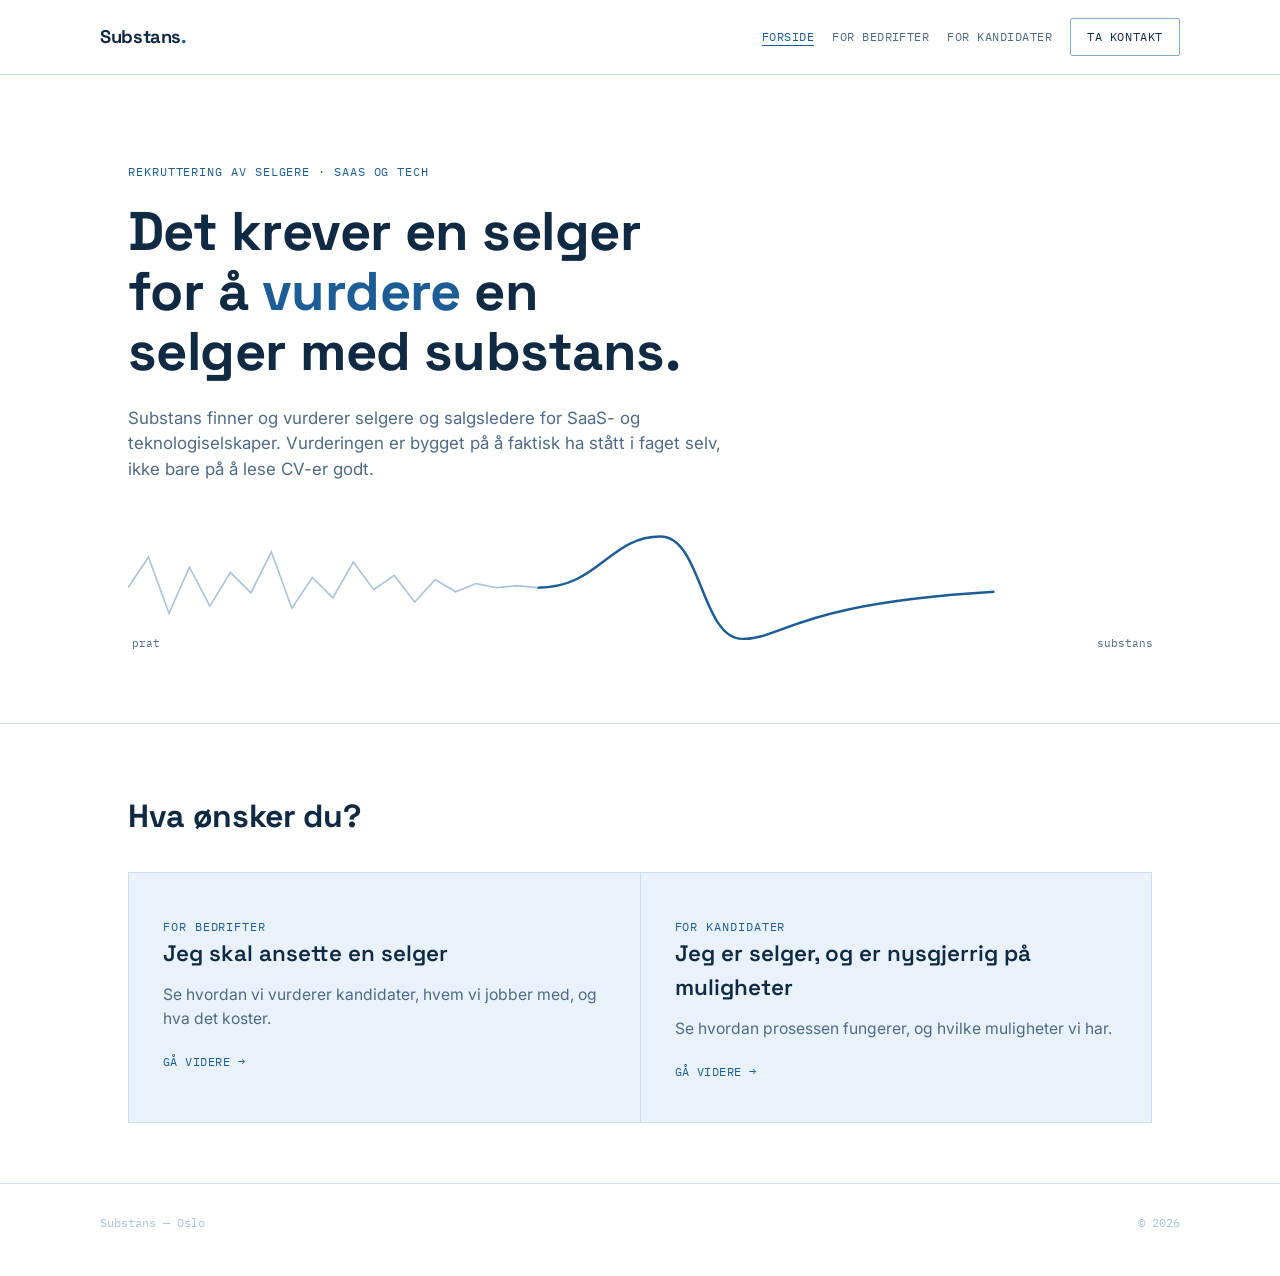
<file: index.html>
<!DOCTYPE html>
<html lang="no">
<head>
<meta charset="UTF-8">
<meta name="viewport" content="width=device-width, initial-scale=1.0">
<title>Substans — Senior salgsrekruttering, SaaS og tech</title>
<link rel="preconnect" href="https://fonts.googleapis.com">
<link rel="preconnect" href="https://fonts.gstatic.com" crossorigin>
<link href="https://fonts.googleapis.com/css2?family=Space+Grotesk:wght@500;600;700&family=Inter:wght@400;500;600&family=IBM+Plex+Mono:wght@400;500&display=swap" rel="stylesheet">
<link rel="stylesheet" href="styles.css">
</head>
<body>

<header class="site">
  <div class="wrap nav">
    <a class="word" href="index.html">Substans<span>.</span></a>
    <div class="nav-links">
      <a class="switch current" href="index.html">Forside</a>
      <a class="switch" href="for-bedrifter.html">For bedrifter</a>
      <a class="switch" href="for-kandidater.html">For kandidater</a>
      <a class="cta" href="kontakt.html">Ta kontakt</a>
    </div>
  </div>
</header>

<section class="hero">
  <div class="wrap">
    <span class="mono">Rekruttering av selgere · SaaS og tech</span>
    <h1 class="display">Det krever en selger for å <span class="accent">vurdere</span> en selger med substans.</h1>
    <p class="lead">Substans finner og vurderer selgere og salgsledere for SaaS- og teknologiselskaper. Vurderingen er bygget på å faktisk ha stått i faget selv, ikke bare på å lese CV-er godt.</p>

    <svg class="signal" viewBox="0 0 1000 140" preserveAspectRatio="none" aria-hidden="true">
      <path class="noise" d="M0,70 L20,40 L40,95 L60,50 L80,88 L100,55 L120,75 L140,35 L160,90 L180,60 L200,80 L220,45 L240,72 L260,58 L280,84 L300,62 L320,74 L340,66 L360,70 L380,68 L400,70"/>
      <path class="clean" d="M400,70 C 460,70 470,20 520,20 C 560,20 560,120 600,120 C 650,120 650,70 1000,70"/>
      <text class="marker" x="4" y="128">prat</text>
      <text class="marker" x="946" y="128">substans</text>
    </svg>
  </div>
</section>

<div class="rule"></div>

<section>
  <div class="wrap">
    <div class="section-head">
      <h2 class="display">Hva ønsker du?</h2>
    </div>
    <div class="split">
      <a class="split-card" href="for-bedrifter.html">
        <span class="mono">For Bedrifter</span>
        <h3>Jeg skal ansette en selger</h3>
        <p>Se hvordan vi vurderer kandidater, hvem vi jobber med, og hva det koster.</p>
        <span class="goto">Gå videre →</span>
      </a>
      <a class="split-card" href="for-kandidater.html">
        <span class="mono">For Kandidater</span>
        <h3>Jeg er selger, og er nysgjerrig på muligheter</h3>
        <p>Se hvordan prosessen fungerer, og hvilke muligheter vi har.</p>
        <span class="goto">Gå videre →</span>
      </a>
    </div>
  </div>
</section>

<div class="rule"></div>

<footer class="site wrap">
  <span>Substans — Oslo</span>
  <span>© 2026</span>
</footer>

</body>
</html>
</file>
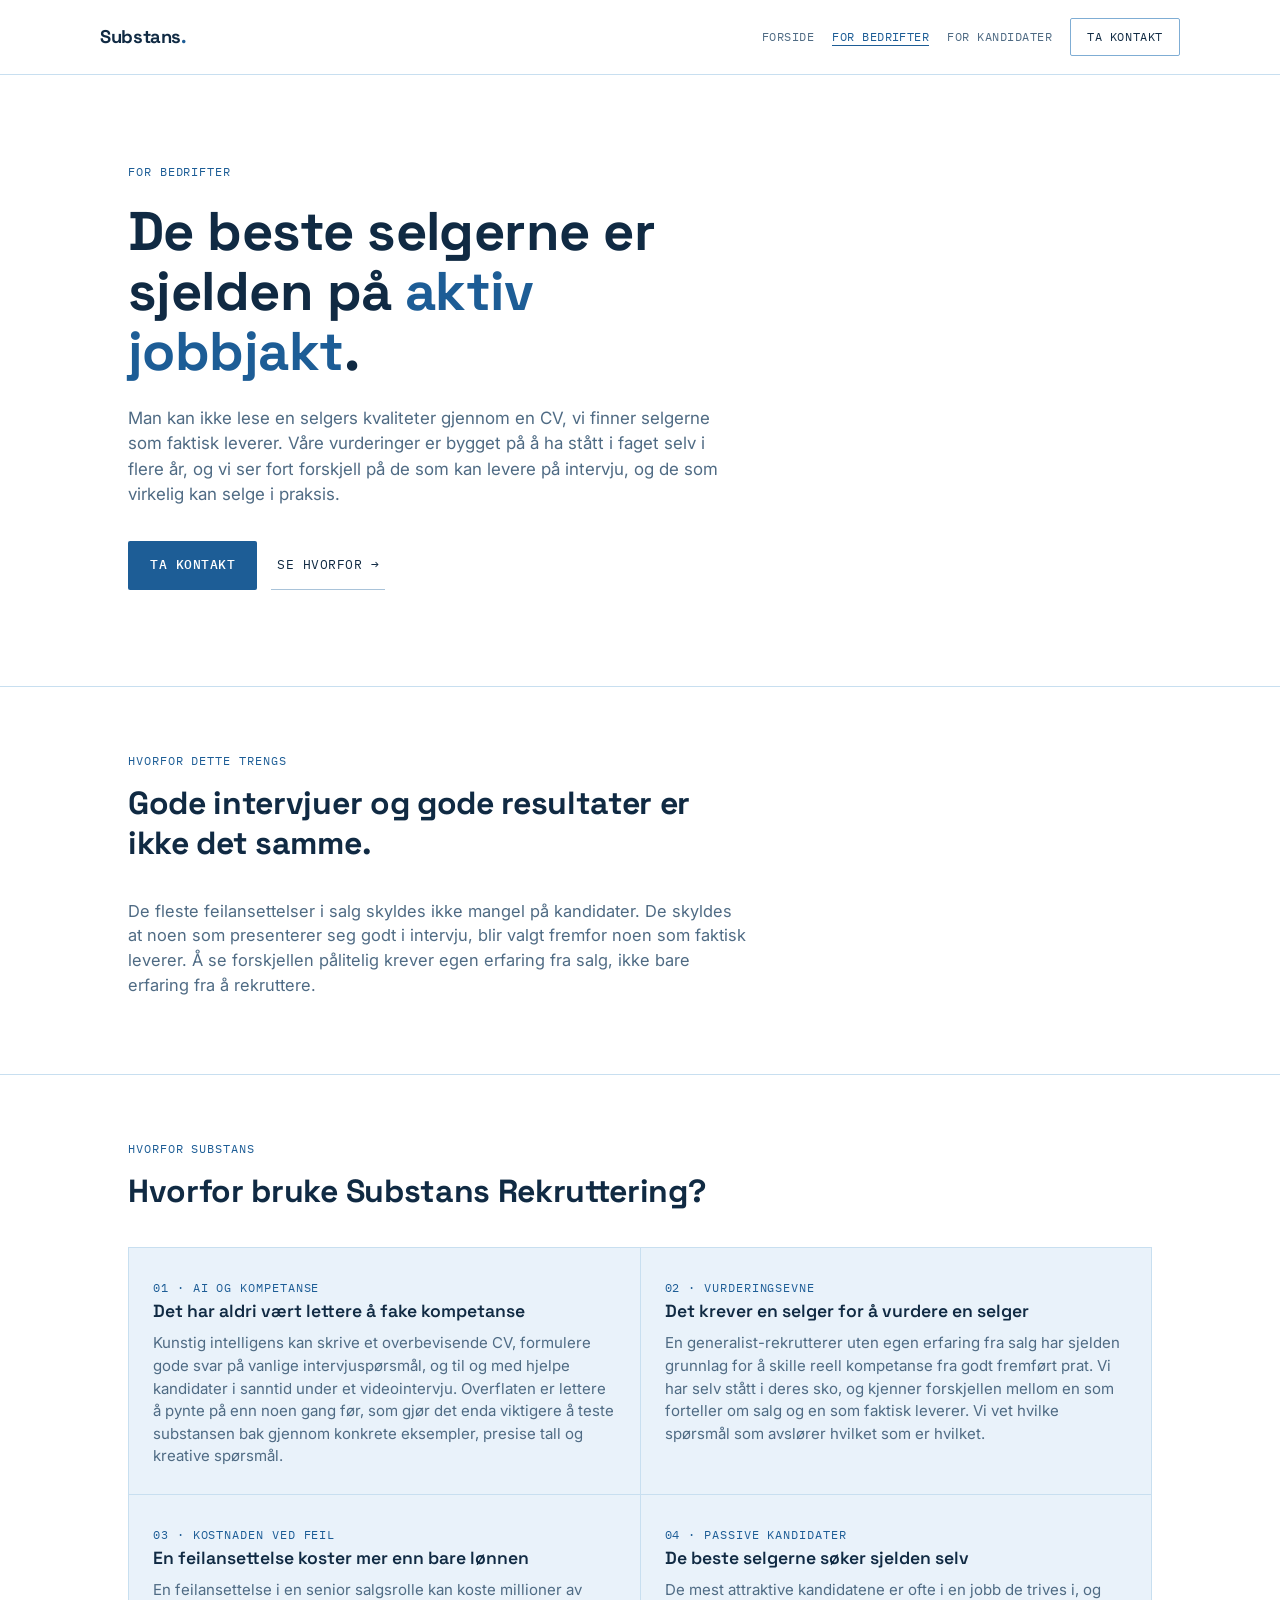
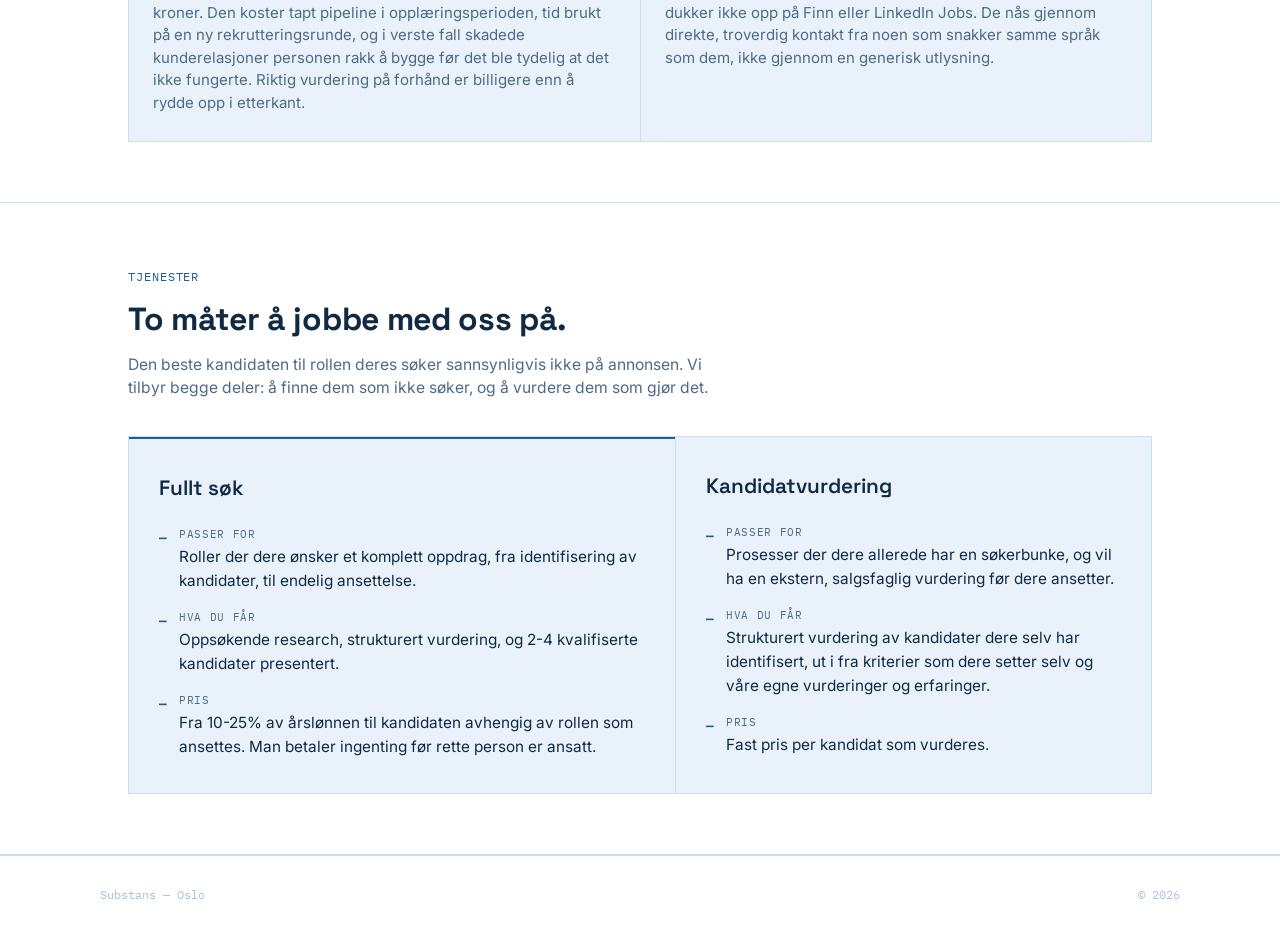
<file: for-bedrifter.html>
<!DOCTYPE html>
<html lang="no">
<head>
<meta charset="UTF-8">
<meta name="viewport" content="width=device-width, initial-scale=1.0">
<title>For bedrifter — Substans</title>
<link rel="preconnect" href="https://fonts.googleapis.com">
<link rel="preconnect" href="https://fonts.gstatic.com" crossorigin>
<link href="https://fonts.googleapis.com/css2?family=Space+Grotesk:wght@500;600;700&family=Inter:wght@400;500;600&family=IBM+Plex+Mono:wght@400;500&display=swap" rel="stylesheet">
<link rel="stylesheet" href="styles.css">
</head>
<body>

<header class="site">
  <div class="wrap nav">
    <a class="word" href="index.html">Substans<span>.</span></a>
    <div class="nav-links">
      <a class="switch" href="index.html">Forside</a>
      <a class="switch current" href="for-bedrifter.html">For bedrifter</a>
      <a class="switch" href="for-kandidater.html">For kandidater</a>
      <a class="cta" href="kontakt.html">Ta kontakt</a>
    </div>
  </div>
</header>

<section class="hero" style="padding-bottom:40px;">
  <div class="wrap">
    <span class="mono">For bedrifter</span>
    <h1 class="display">De beste selgerne er sjelden på <span class="accent">aktiv jobbjakt</span>.</h1>
    <p class="lead">Man kan ikke lese en selgers kvaliteter gjennom en CV, vi finner selgerne som faktisk leverer. Våre vurderinger er bygget på å ha stått i faget selv i flere år, og vi ser fort forskjell på de som kan levere på intervju, og de som virkelig kan selge i praksis.</p>
    <div class="hero-ctas">
      <a class="btn-primary" href="kontakt.html">Ta kontakt</a>
      <a class="btn-ghost" href="#hvorfor">Se hvorfor →</a>
    </div>
  </div>
</section>

<div class="rule"></div>

<section class="body-text">
  <div class="wrap">
    <div class="section-head">
      <span class="mono">Hvorfor dette trengs</span>
      <h2 class="display">Gode intervjuer og gode resultater er ikke det samme.</h2>
    </div>
    <p>De fleste feilansettelser i salg skyldes ikke mangel på kandidater. De skyldes at noen som presenterer seg godt i intervju, blir valgt fremfor noen som faktisk leverer. Å se forskjellen pålitelig krever egen erfaring fra salg, ikke bare erfaring fra å rekruttere.</p>
  </div>
</section>

<div class="rule"></div>

<section id="hvorfor">
  <div class="wrap">
    <div class="section-head">
      <span class="mono">Hvorfor Substans</span>
      <h2 class="display">Hvorfor bruke Substans Rekruttering?</h2>
    </div>
    <div class="checks">
      <div class="check">
        <span class="mono">01 · AI og kompetanse</span>
        <h3>Det har aldri vært lettere å fake kompetanse</h3>
        <p>Kunstig intelligens kan skrive et overbevisende CV, formulere gode svar på vanlige intervjuspørsmål, og til og med hjelpe kandidater i sanntid under et videointervju. Overflaten er lettere å pynte på enn noen gang før, som gjør det enda viktigere å teste substansen bak gjennom konkrete eksempler, presise tall og kreative spørsmål.</p>
      </div>
      <div class="check">
        <span class="mono">02 · Vurderingsevne</span>
        <h3>Det krever en selger for å vurdere en selger</h3>
        <p>En generalist-rekrutterer uten egen erfaring fra salg har sjelden grunnlag for å skille reell kompetanse fra godt fremført prat. Vi har selv stått i deres sko, og kjenner forskjellen mellom en som forteller om salg og en som faktisk leverer. Vi vet hvilke spørsmål som avslører hvilket som er hvilket.</p>
      </div>
      <div class="check">
        <span class="mono">03 · Kostnaden ved feil</span>
        <h3>En feilansettelse koster mer enn bare lønnen</h3>
        <p>En feilansettelse i en senior salgsrolle kan koste millioner av kroner. Den koster tapt pipeline i opplæringsperioden, tid brukt på en ny rekrutteringsrunde, og i verste fall skadede kunderelasjoner personen rakk å bygge før det ble tydelig at det ikke fungerte. Riktig vurdering på forhånd er billigere enn å rydde opp i etterkant.</p>
      </div>
      <div class="check">
        <span class="mono">04 · Passive kandidater</span>
        <h3>De beste selgerne søker sjelden selv</h3>
        <p>De mest attraktive kandidatene er ofte i en jobb de trives i, og dukker ikke opp på Finn eller LinkedIn Jobs. De nås gjennom direkte, troverdig kontakt fra noen som snakker samme språk som dem, ikke gjennom en generisk utlysning.</p>
      </div>
    </div>
  </div>
</section>

<div class="rule"></div>

<section id="tjenester">
  <div class="wrap">
    <div class="section-head">
      <span class="mono">Tjenester</span>
      <h2 class="display">To måter å jobbe med oss på.</h2>
      <p style="color:var(--ink-dim); margin-top:14px; font-size:0.98rem;">Den beste kandidaten til rollen deres søker sannsynligvis ikke på annonsen. Vi tilbyr begge deler: å finne dem som ikke søker, og å vurdere dem som gjør det.</p>
    </div>
   <div class="services">
  <div class="service-card primary">
    <h3>Fullt søk</h3>
    <ul class="service-list">
      <li><span class="li-label">Passer for</span>Roller der dere ønsker et komplett oppdrag, fra identifisering av kandidater, til endelig ansettelse.</li>
      <li><span class="li-label">Hva du får</span>Oppsøkende research, strukturert vurdering, og 2-4 kvalifiserte kandidater presentert.</li>
      <li><span class="li-label">Pris</span>Fra 10-25% av årslønnen til kandidaten avhengig av rollen som ansettes. Man betaler ingenting før rette person er ansatt.</li>
    </ul>
  </div>
  <div class="service-card">
    <h3>Kandidatvurdering</h3>
    <ul class="service-list">
      <li><span class="li-label">Passer for</span>Prosesser der dere allerede har en søkerbunke, og vil ha en ekstern, salgsfaglig vurdering før dere ansetter.</li>
      <li><span class="li-label">Hva du får</span>Strukturert vurdering av kandidater dere selv har identifisert, ut i fra kriterier som dere setter selv og våre egne vurderinger og erfaringer.</li>
      <li><span class="li-label">Pris</span>Fast pris per kandidat som vurderes.</li>
    </ul>
  </div>
</div>
  </div>
</section>

<div class="rule"></div>

<div class="rule"></div>


<footer class="site wrap">
  <span>Substans — Oslo</span>
  <span>© 2026</span>
</footer>

</body>
</html>
</file>
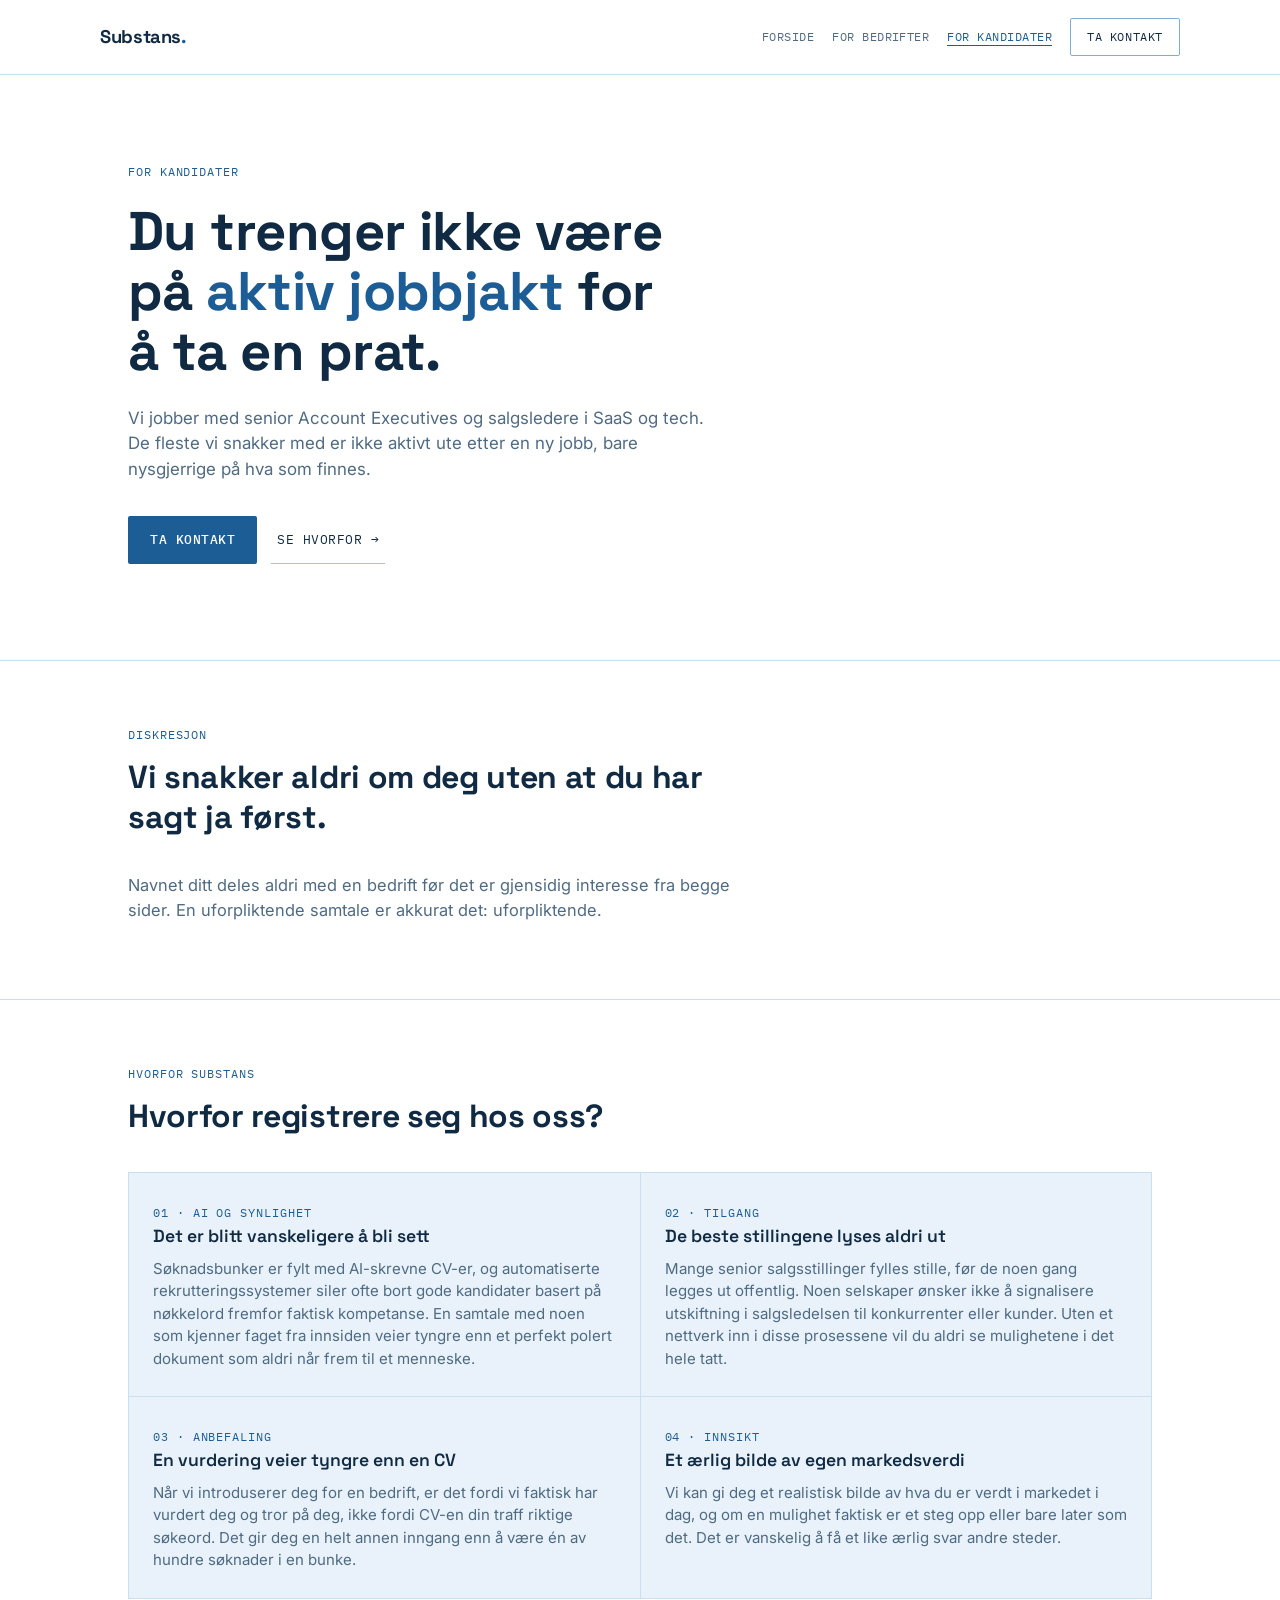
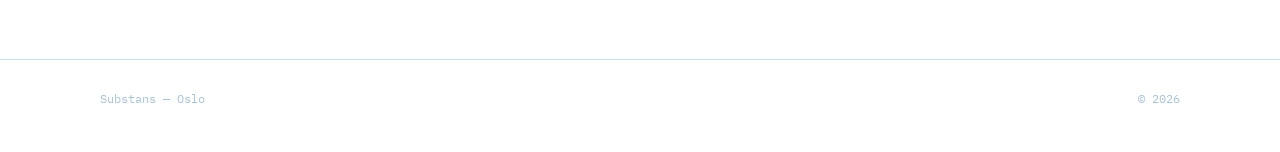
<file: for-kandidater.html>
<!DOCTYPE html>
<html lang="no">
<head>
<meta charset="UTF-8">
<meta name="viewport" content="width=device-width, initial-scale=1.0">
<title>For kandidater — Substans</title>
<link rel="preconnect" href="https://fonts.googleapis.com">
<link rel="preconnect" href="https://fonts.gstatic.com" crossorigin>
<link href="https://fonts.googleapis.com/css2?family=Space+Grotesk:wght@500;600;700&family=Inter:wght@400;500;600&family=IBM+Plex+Mono:wght@400;500&display=swap" rel="stylesheet">
<link rel="stylesheet" href="styles.css">
</head>
<body>

<header class="site">
  <div class="wrap nav">
    <a class="word" href="index.html">Substans<span>.</span></a>
    <div class="nav-links">
      <a class="switch" href="index.html">Forside</a>
      <a class="switch" href="for-bedrifter.html">For bedrifter</a>
      <a class="switch current" href="for-kandidater.html">For kandidater</a>
      <a class="cta" href="kontakt.html">Ta kontakt</a>
    </div>
  </div>
</header>

<section class="hero" style="padding-bottom:40px;">
  <div class="wrap">
    <span class="mono">For kandidater</span>
    <h1 class="display">Du trenger ikke være på <span class="accent">aktiv jobbjakt</span> for å ta en prat.</h1>
    <p class="lead">Vi jobber med senior Account Executives og salgsledere i SaaS og tech. De fleste vi snakker med er ikke aktivt ute etter en ny jobb, bare nysgjerrige på hva som finnes.</p>
    <div class="hero-ctas">
      <a class="btn-primary" href="kontakt.html">Ta kontakt</a>
      <a class="btn-ghost" href="#hvorfor">Se hvorfor →</a>
    </div>
  </div>
</section>

<div class="rule"></div>

<section class="body-text">
  <div class="wrap">
    <div class="section-head">
      <span class="mono">Diskresjon</span>
      <h2 class="display">Vi snakker aldri om deg uten at du har sagt ja først.</h2>
    </div>
    <p>Navnet ditt deles aldri med en bedrift før det er gjensidig interesse fra begge sider. En uforpliktende samtale er akkurat det: uforpliktende.</p>
  </div>
</section>

<div class="rule"></div>

<section id="hvorfor">
  <div class="wrap">
    <div class="section-head">
      <span class="mono">Hvorfor Substans</span>
      <h2 class="display">Hvorfor registrere seg hos oss?</h2>
    </div>
    <div class="checks">
      <div class="check">
        <span class="mono">01 · AI og synlighet</span>
        <h3>Det er blitt vanskeligere å bli sett</h3>
        <p>Søknadsbunker er fylt med AI-skrevne CV-er, og automatiserte rekrutteringssystemer siler ofte bort gode kandidater basert på nøkkelord fremfor faktisk kompetanse. En samtale med noen som kjenner faget fra innsiden veier tyngre enn et perfekt polert dokument som aldri når frem til et menneske.</p>
      </div>
      <div class="check">
        <span class="mono">02 · Tilgang</span>
        <h3>De beste stillingene lyses aldri ut</h3>
        <p>Mange senior salgsstillinger fylles stille, før de noen gang legges ut offentlig. Noen selskaper ønsker ikke å signalisere utskiftning i salgsledelsen til konkurrenter eller kunder. Uten et nettverk inn i disse prosessene vil du aldri se mulighetene i det hele tatt.</p>
      </div>
      <div class="check">
        <span class="mono">03 · Anbefaling</span>
        <h3>En vurdering veier tyngre enn en CV</h3>
        <p>Når vi introduserer deg for en bedrift, er det fordi vi faktisk har vurdert deg og tror på deg, ikke fordi CV-en din traff riktige søkeord. Det gir deg en helt annen inngang enn å være én av hundre søknader i en bunke.</p>
      </div>
      <div class="check">
        <span class="mono">04 · Innsikt</span>
        <h3>Et ærlig bilde av egen markedsverdi</h3>
        <p>Vi kan gi deg et realistisk bilde av hva du er verdt i markedet i dag, og om en mulighet faktisk er et steg opp eller bare later som det. Det er vanskelig å få et like ærlig svar andre steder.</p>
      </div>
    </div>
  </div>
</section>

<div class="rule"></div>

<footer class="site wrap">
  <span>Substans — Oslo</span>
  <span>© 2026</span>
</footer>

</body>
</html>
</file>
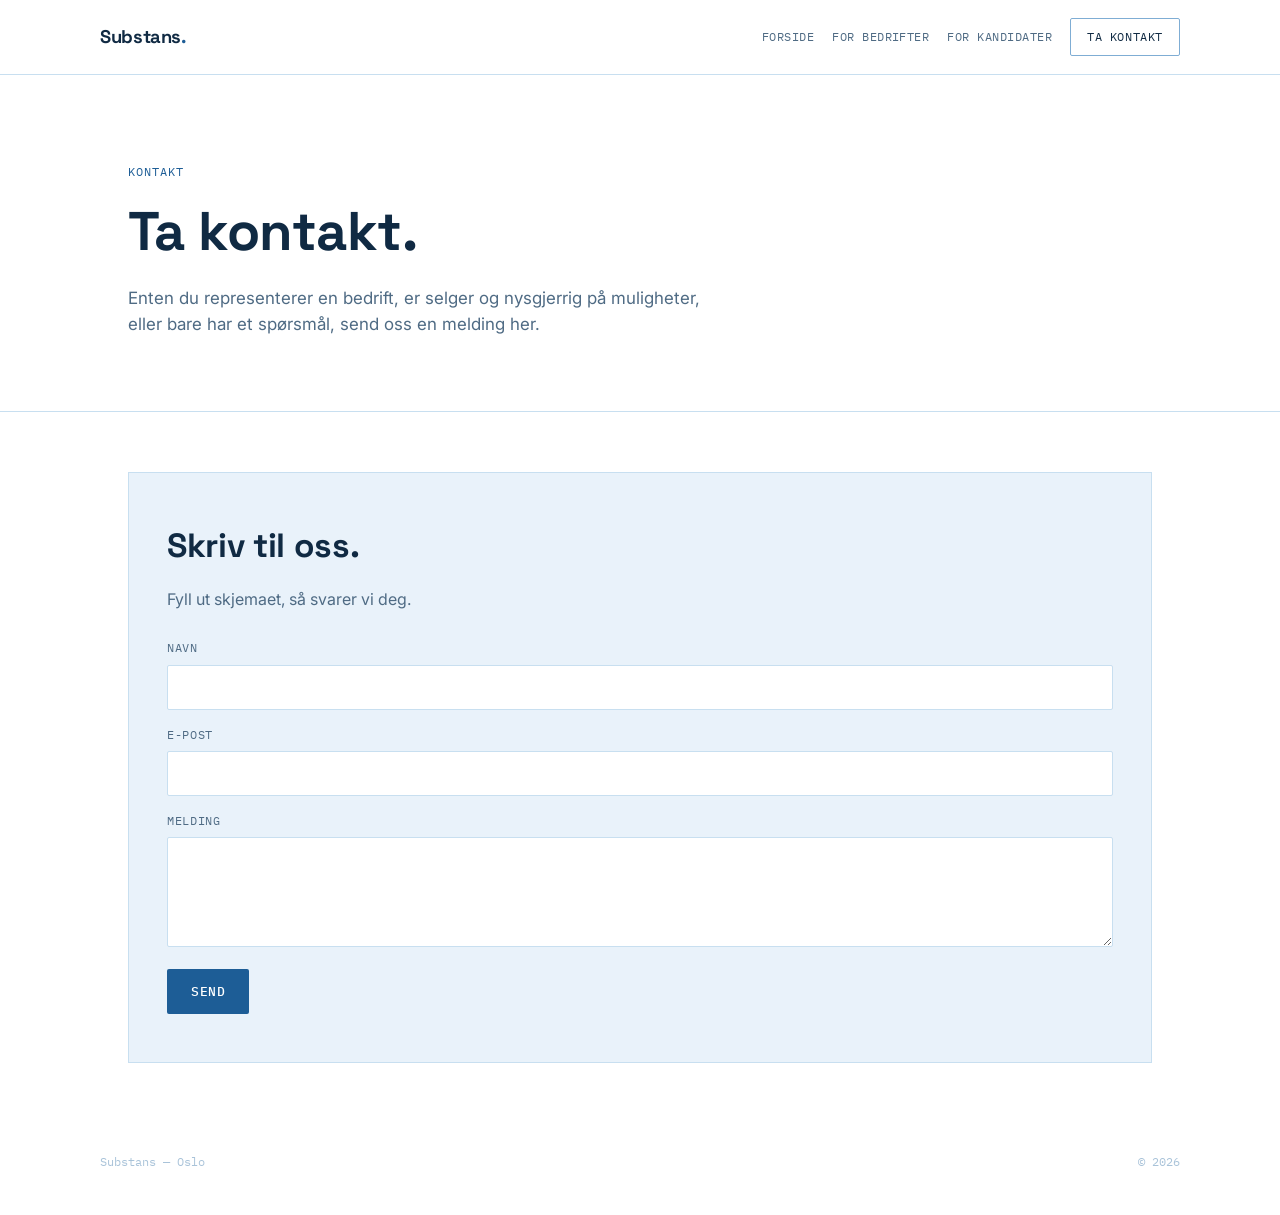
<file: kontakt.html>
<!DOCTYPE html>
<html lang="no">
<head>
<meta charset="UTF-8">
<meta name="viewport" content="width=device-width, initial-scale=1.0">
<title>Kontakt oss — Substans</title>
<link rel="preconnect" href="https://fonts.googleapis.com">
<link rel="preconnect" href="https://fonts.gstatic.com" crossorigin>
<link href="https://fonts.googleapis.com/css2?family=Space+Grotesk:wght@500;600;700&family=Inter:wght@400;500;600&family=IBM+Plex+Mono:wght@400;500&display=swap" rel="stylesheet">
<link rel="stylesheet" href="styles.css">
</head>
<body>

<header class="site">
  <div class="wrap nav">
    <a class="word" href="index.html">Substans<span>.</span></a>
    <div class="nav-links">
      <a class="switch" href="index.html">Forside</a>
      <a class="switch" href="for-bedrifter.html">For bedrifter</a>
      <a class="switch" href="for-kandidater.html">For kandidater</a>
      <a class="cta" href="kontakt.html">Ta kontakt</a>
    </div>
  </div>
</header>

<section class="hero" style="padding-bottom:40px;">
  <div class="wrap">
    <span class="mono">Kontakt</span>
    <h1 class="display">Ta kontakt.</h1>
    <p class="lead">Enten du representerer en bedrift, er selger og nysgjerrig på muligheter, eller bare har et spørsmål, send oss en melding her.</p>
  </div>
</section>

<div class="rule"></div>

<section>
  <div class="wrap">
    <div class="contact-box">
      <h2 class="display">Skriv til oss.</h2>
      <p>Fyll ut skjemaet, så svarer vi deg.</p>
      <form action="https://formspree.io/f/xbgrlyyb" method="POST">
  <input type="hidden" name="_subject" value="Ny henvendelse fra substans-nettsiden">
  <div class="form-field">
    <label for="navn-g">Navn</label>
    <input type="text" id="navn-g" name="navn" required>
  </div>
  <div class="form-field">
    <label for="epost-g">E-post</label>
    <input type="email" id="epost-g" name="_replyto" required>
  </div>
  <div class="form-field">
    <label for="melding-g">Melding</label>
    <textarea id="melding-g" name="melding" required></textarea>
  </div>
  <button type="submit" class="form-submit">Send</button>
</form>
    </div>
  </div>
</section>

<footer class="site wrap">
  <span>Substans — Oslo</span>
  <span>© 2026</span>
</footer>

</body>
</html>
</file>
<file: styles.css>
:root{
  --bg: #FFFFFF;
  --panel: #E9F2FA;
  --panel-line: #C8DFF0;
  --ink: #102A43;
  --ink-dim: #4F6B84;
  --accent: #1D5D96;
  --accent-dim: #7FADD4;
  --noise: #A9C3D9;
  --radius: 2px;
  --max: 1080px;
}
*{box-sizing:border-box;}
html{scroll-behavior:smooth;}
body{
  margin:0;
  background:var(--bg);
  color:var(--ink);
  font-family:'Inter', sans-serif;
  line-height:1.5;
  -webkit-font-smoothing:antialiased;
}
a{color:inherit;}
.mono{
  font-family:'IBM Plex Mono', monospace;
  letter-spacing:0.08em;
  text-transform:uppercase;
  font-size:0.72rem;
  color:var(--accent);
}
.display{
  font-family:'Space Grotesk', sans-serif;
  font-weight:700;
  letter-spacing:-0.01em;
}
.wrap{
  max-width:var(--max);
  margin:0 auto;
  padding:0 28px;
}
header.site{
  position:sticky; top:0; z-index:20;
  background:rgba(255,255,255,0.9);
  backdrop-filter:blur(6px);
  border-bottom:1px solid var(--panel-line);
}
.nav{
  display:flex; align-items:center; justify-content:space-between;
  padding:18px 0;
  gap:20px;
}
.nav .word{
  font-family:'Space Grotesk', sans-serif;
  font-weight:700;
  font-size:1.15rem;
  letter-spacing:-0.02em;
  text-decoration:none;
  white-space:nowrap;
}
.nav .word span{color:var(--accent);}
.nav-links{display:flex; align-items:center; gap:18px; flex-wrap:wrap;}
.nav-links a.switch{
  font-family:'IBM Plex Mono', monospace;
  font-size:0.74rem;
  letter-spacing:0.04em;
  text-transform:uppercase;
  color:var(--ink-dim);
  text-decoration:none;
  border-bottom:1px solid transparent;
}
.nav-links a.switch:hover{color:var(--ink); border-color:var(--noise);}
.nav-links a.switch.current{color:var(--accent); border-color:var(--accent);}
.nav a.cta{
  font-family:'IBM Plex Mono', monospace;
  font-size:0.75rem;
  letter-spacing:0.05em;
  text-transform:uppercase;
  border:1px solid var(--accent-dim);
  padding:9px 16px;
  border-radius:var(--radius);
  text-decoration:none;
  transition:background .15s ease, border-color .15s ease;
  white-space:nowrap;
}
.nav a.cta:hover{background:var(--accent); color:var(--bg); border-color:var(--accent);}

/* HERO */
.hero{ padding:88px 0 64px; position:relative; }
.hero .mono{display:block; margin-bottom:22px;}
.hero h1{
  font-size:clamp(2rem, 5vw, 3.4rem);
  line-height:1.1;
  margin:0 0 24px;
  max-width:16ch;
}
.hero h1 .accent{color:var(--accent);}
.hero p.lead{
  font-size:1.06rem;
  color:var(--ink-dim);
  max-width:54ch;
  margin:0 0 34px;
}
.hero-ctas{display:flex; gap:14px; flex-wrap:wrap; margin-bottom:56px;}
.btn-primary{
  font-family:'IBM Plex Mono', monospace;
  font-size:0.8rem;
  letter-spacing:0.04em;
  text-transform:uppercase;
  background:var(--accent);
  color:var(--bg);
  padding:14px 22px;
  border-radius:var(--radius);
  text-decoration:none;
  font-weight:500;
  display:inline-block;
}
.btn-ghost{
  font-family:'IBM Plex Mono', monospace;
  font-size:0.8rem;
  letter-spacing:0.04em;
  text-transform:uppercase;
  color:var(--ink);
  padding:14px 6px;
  text-decoration:none;
  border-bottom:1px solid var(--noise);
}

/* SIGNAL SIGNATURE SVG */
.signal{ width:100%; height:auto; display:block; }
.signal path.noise{
  fill:none; stroke:var(--noise); stroke-width:1.6;
}
.signal path.clean{
  fill:none; stroke:var(--accent); stroke-width:2.4;
  stroke-dasharray:520; stroke-dashoffset:520;
  animation:draw 2.4s 0.3s ease forwards;
}
@keyframes draw{ to{ stroke-dashoffset:0; } }
.signal .marker{
  font-family:'IBM Plex Mono', monospace;
  font-size:11px;
  fill:var(--ink-dim);
}

section{padding:60px 0;}
.rule{border-top:1px solid var(--panel-line);}

.section-head{max-width:60ch; margin-bottom:36px;}
.section-head h2{
  font-size:clamp(1.4rem, 3vw, 2rem);
  margin:12px 0 0;
  line-height:1.25;
}

.body-text p{
  font-size:1.03rem;
  color:var(--ink-dim);
  max-width:62ch;
}
.body-text strong{color:var(--ink); font-weight:600;}

/* SPLIT / FORK (forsiden) */
.split{
  display:grid;
  grid-template-columns:1fr 1fr;
  gap:1px;
  background:var(--panel-line);
  border:1px solid var(--panel-line);
}
.split-card{
  background:var(--panel);
  padding:40px 34px;
  text-decoration:none;
  color:var(--ink);
  display:block;
  transition:background .15s ease;
}
.split-card:hover{background:#DCEBF7;}
.split-card .mono{margin-bottom:16px;}
.split-card h3{
  font-family:'Space Grotesk', sans-serif;
  font-size:1.4rem;
  margin:0 0 12px;
  font-weight:600;
}
.split-card p{
  color:var(--ink-dim);
  font-size:0.98rem;
  margin:0 0 18px;
}
.split-card .goto{
  font-family:'IBM Plex Mono', monospace;
  font-size:0.78rem;
  color:var(--accent);
  text-transform:uppercase;
  letter-spacing:0.04em;
}

/* CHECKS GRID (verdi-innhold) */
.checks{
  display:grid;
  grid-template-columns:repeat(2, 1fr);
  gap:1px;
  background:var(--panel-line);
  border:1px solid var(--panel-line);
}
.check{ background:var(--panel); padding:26px 24px; }
.check .mono{margin-bottom:12px;}
.check h3{
  font-family:'Space Grotesk', sans-serif;
  font-size:1.1rem;
  margin:0 0 8px;
  font-weight:600;
}
.check p{ color:var(--ink-dim); font-size:0.94rem; margin:0; }

/* ABOUT */
.about-grid{
  display:grid;
  grid-template-columns:1fr 1.6fr;
  gap:44px;
  align-items:start;
}
.badge{
  font-family:'IBM Plex Mono', monospace;
  font-size:0.75rem;
  color:var(--ink-dim);
  border:1px solid var(--panel-line);
  padding:16px;
  border-radius:var(--radius);
}
.badge div{margin-bottom:8px;}
.badge div:last-child{margin-bottom:0;}
.badge b{color:var(--accent); font-weight:500;}

.note-mono{
  font-family:'IBM Plex Mono', monospace;
  font-size:0.85rem;
  color:var(--ink-dim);
}

/* CONTACT */
.contact-box{
  background:var(--panel);
  border:1px solid var(--panel-line);
  padding:48px 38px;
}
.contact-box h2{
  font-size:clamp(1.5rem,3.4vw,2.1rem);
  margin:0 0 16px;
  max-width:18ch;
}
.contact-box p{color:var(--ink-dim); max-width:48ch; margin:0 0 28px;}
.contact-links{display:flex; gap:16px; flex-wrap:wrap;}

footer.site{
  padding:30px 0 44px;
  color:var(--noise);
  font-family:'IBM Plex Mono', monospace;
  font-size:0.75rem;
  display:flex; justify-content:space-between; flex-wrap:wrap; gap:10px;
}

/* SERVICES (tjenestekort) */
.services{
  display:grid;
  grid-template-columns:1.15fr 1fr;
  gap:1px;
  background:var(--panel-line);
  border:1px solid var(--panel-line);
}
.service-card{ background:var(--panel); padding:34px 30px; }
.service-card.primary{ border-top:2px solid var(--accent); }
.service-card h3{
  font-family:'Space Grotesk', sans-serif;
  font-size:1.3rem;
  font-weight:600;
  margin:0 0 22px;
}
.service-list{ list-style:none; margin:0; padding:0; }
.service-list li{
  position:relative;
  padding-left:20px;
  margin-bottom:16px;
  color:var(--ink);
  font-size:0.96rem;
  line-height:1.55;
}
.service-list li:last-child{ margin-bottom:0; }
.service-list li::before{
  content:"–";
  position:absolute;
  left:0;
  color:var(--accent);
  font-weight:600;
}
.service-list .li-label{
  display:block;
  font-family:'IBM Plex Mono', monospace;
  font-size:0.7rem;
  letter-spacing:0.06em;
  text-transform:uppercase;
  color:var(--ink-dim);
  margin-bottom:2px;
}

@media (max-width:720px){
  .checks{grid-template-columns:1fr;}
  .split{grid-template-columns:1fr;}
  .services{grid-template-columns:1fr;}
  .about-grid{grid-template-columns:1fr;}
  .nav a.cta{padding:8px 12px; font-size:0.68rem;}
  .nav-links{gap:12px;}
}

.form-field{ margin-bottom:16px; }
.form-field label{
  display:block;
  font-family:'IBM Plex Mono', monospace;
  font-size:0.72rem;
  letter-spacing:0.06em;
  text-transform:uppercase;
  color:var(--ink-dim);
  margin-bottom:8px;
}
.form-field input,
.form-field textarea{
  width:100%;
  background:var(--bg);
  border:1px solid var(--panel-line);
  border-radius:var(--radius);
  color:var(--ink);
  font-family:'Inter', sans-serif;
  font-size:0.98rem;
  padding:12px 14px;
}
.form-field textarea{ resize:vertical; min-height:110px; }
.form-field input:focus,
.form-field textarea:focus{
  outline:none;
  border-color:var(--accent-dim);
}
.form-submit{
  font-family:'IBM Plex Mono', monospace;
  font-size:0.8rem;
  letter-spacing:0.04em;
  text-transform:uppercase;
  background:var(--accent);
  color:var(--bg);
  padding:14px 24px;
  border-radius:var(--radius);
  border:none;
  font-weight:500;
  cursor:pointer;
}
.form-submit:hover{ background:#164A78; }
.hp-field{ position:absolute; left:-9999px; }

:focus-visible{ outline:2px solid var(--accent); outline-offset:3px; }
@media (prefers-reduced-motion: reduce){
  .signal path.clean{animation:none; stroke-dashoffset:0;}
  html{scroll-behavior:auto;}
}
</file>
